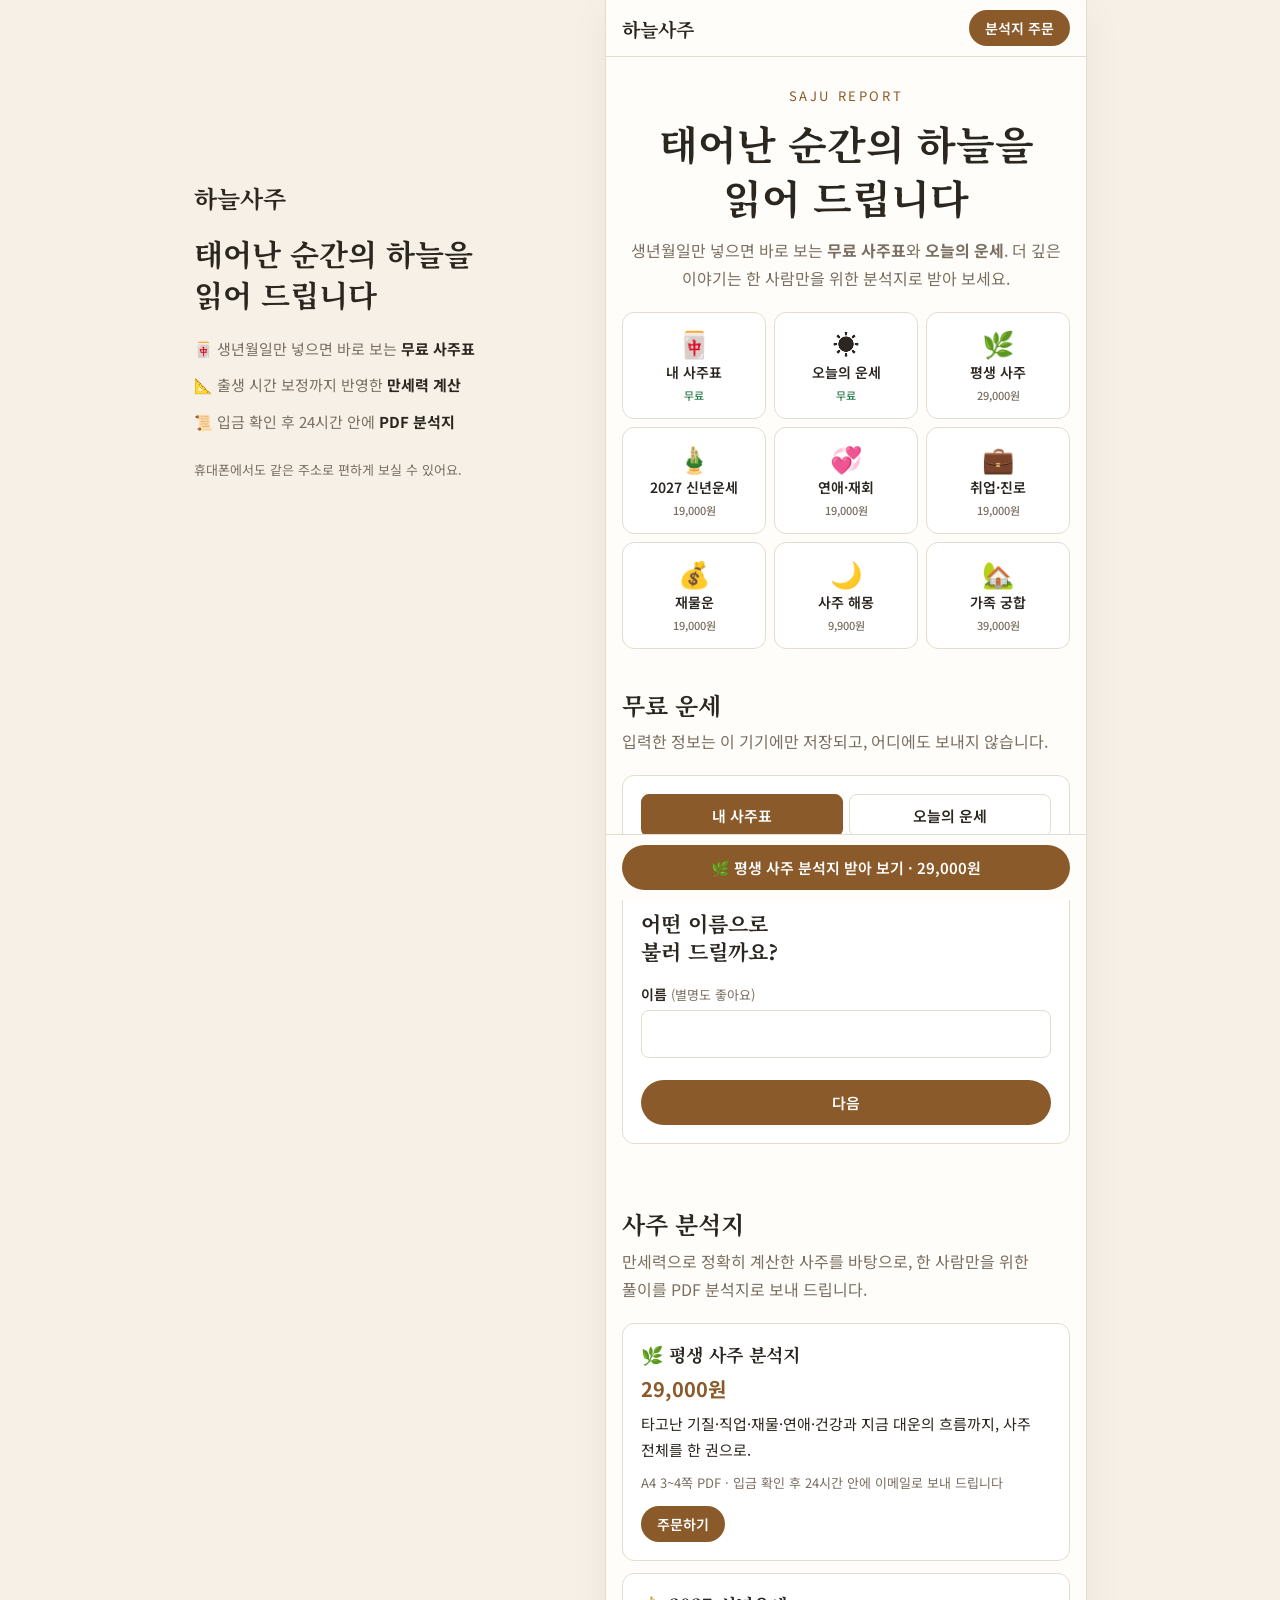
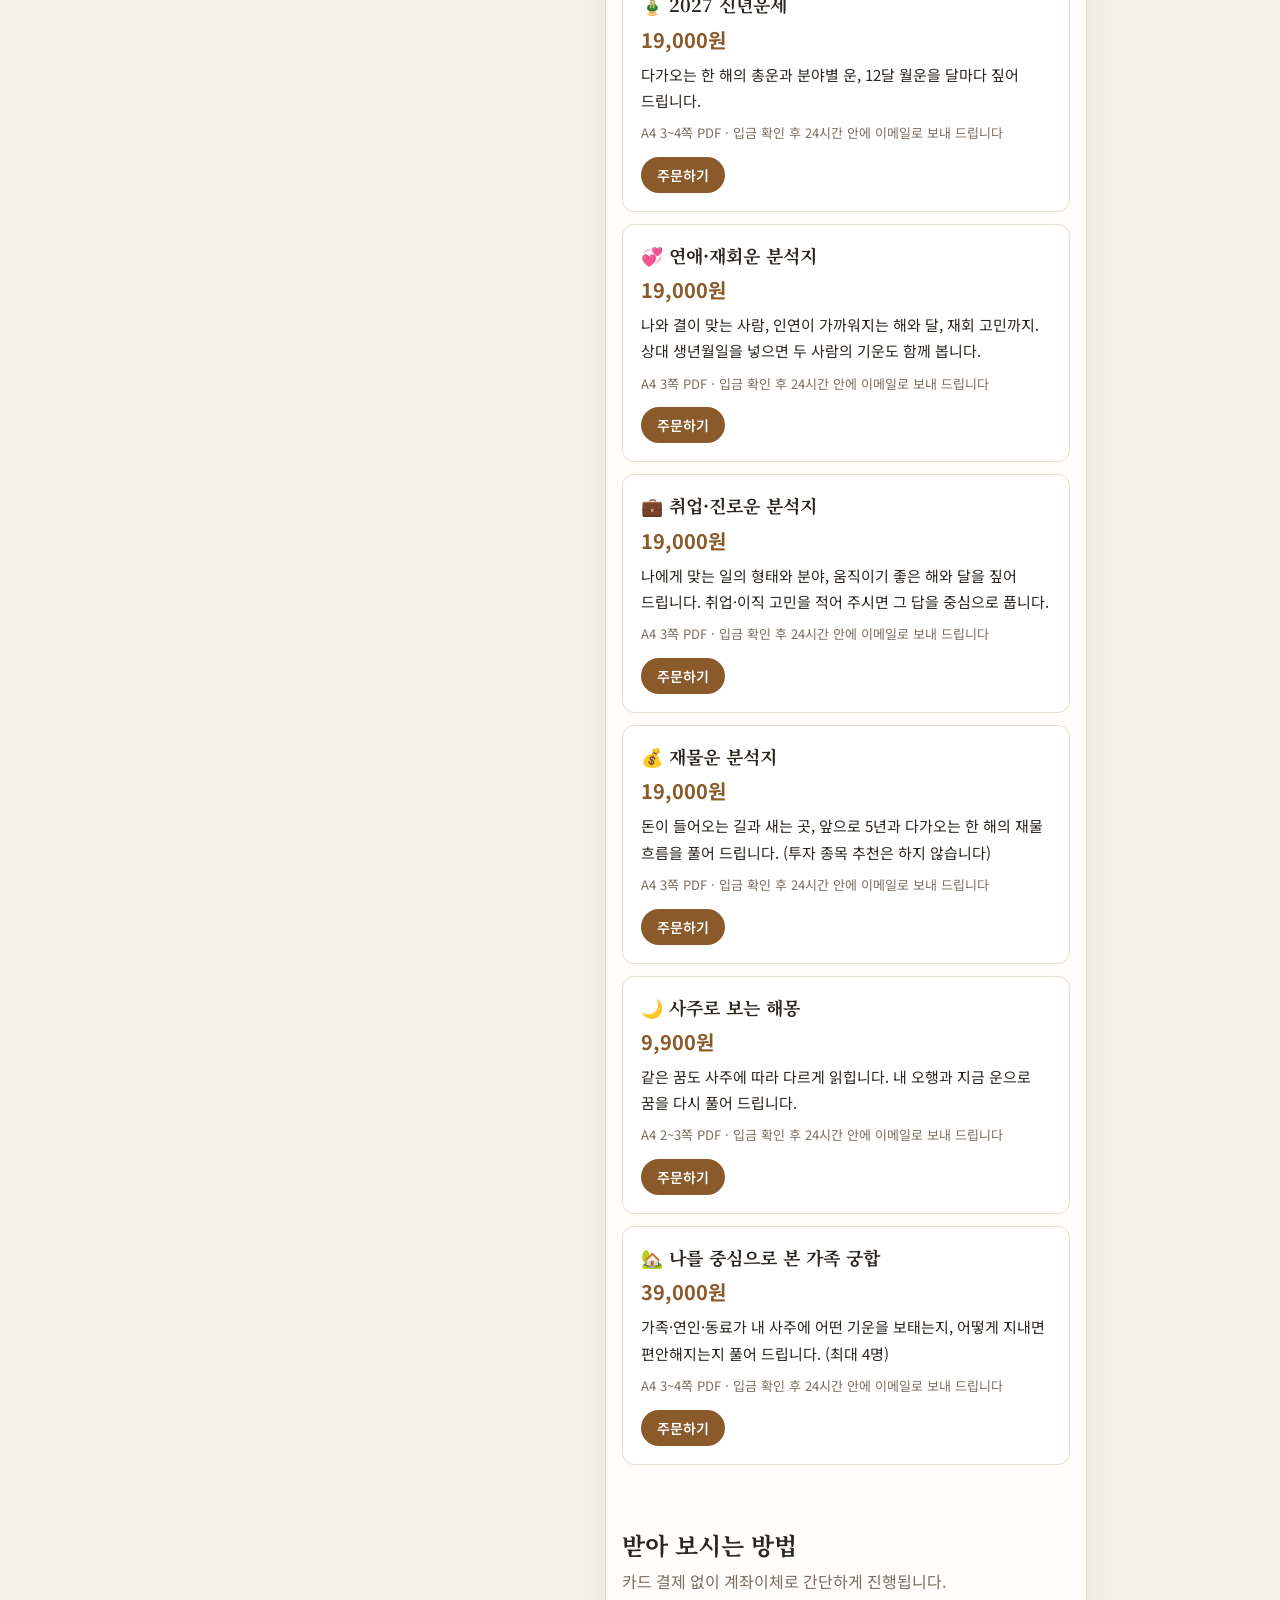
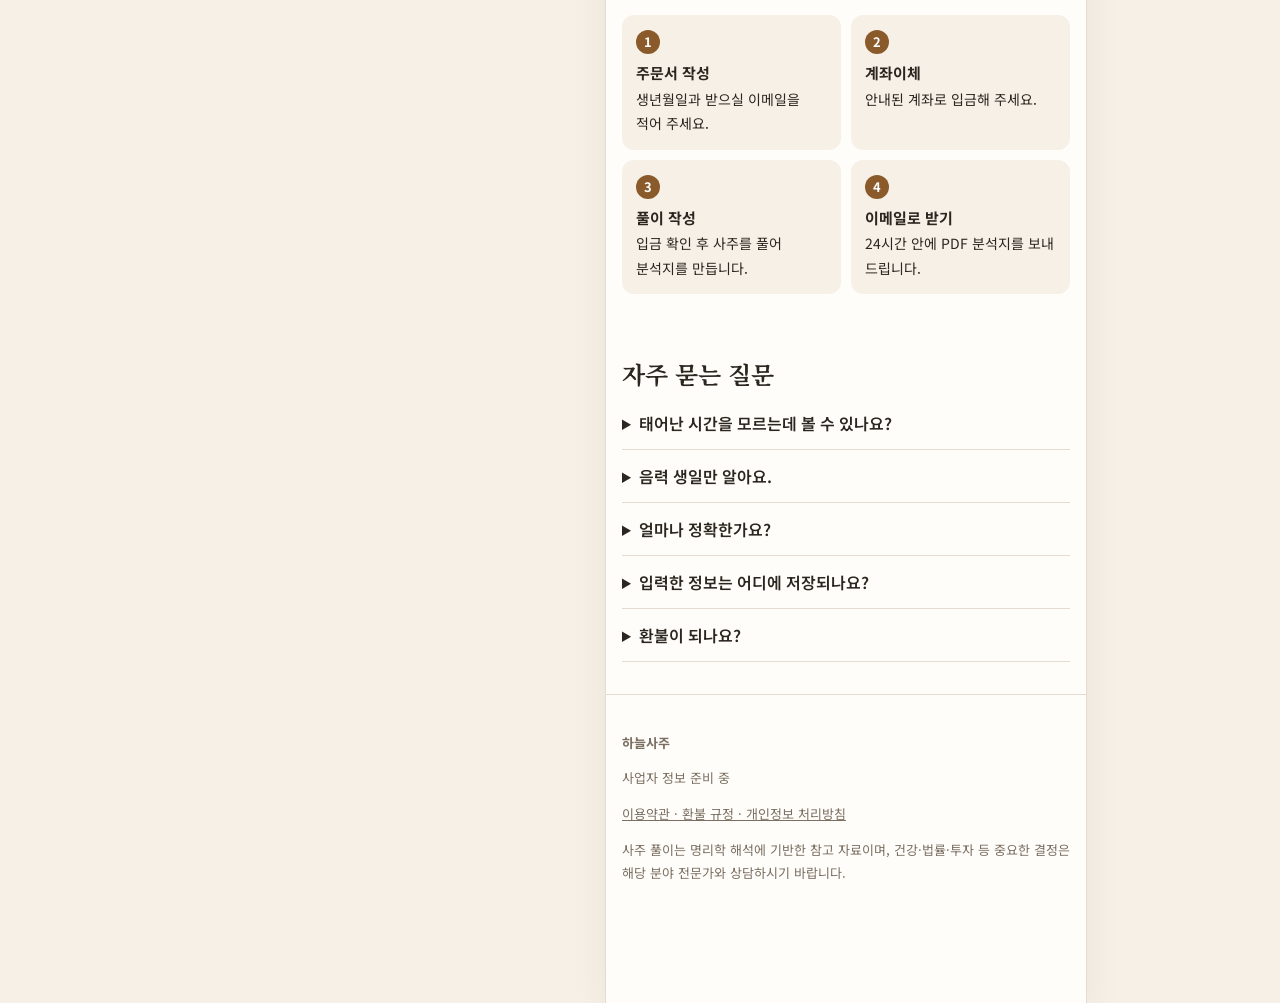
<file: index.html>
<!doctype html>
<html lang="ko">
<head>
<meta charset="utf-8">
<meta name="viewport" content="width=device-width, initial-scale=1">
<!-- site_build: 최신 확인 -->
<meta name="build" content="ff8f62490d3b">
<script>/* 예전 화면 방지 (site_build.py 가 관리 · 손으로 고치지 마세요): 서버의 최신 빌드와 다르면 한 번 새로 불러온다 */
(function () {
  var mine = document.querySelector('meta[name="build"]').content;
  fetch("version.json?t=" + Date.now(), { cache: "no-store" }).then(function (r) { return r.json(); }).then(function (v) {
    if (!v.build || v.build === mine) return;
    var u = new URL(location.href);
    if (u.searchParams.get("_b") === v.build) return;  // 새로 불렀는데도 다르면 반복하지 않는다
    u.searchParams.set("_b", v.build);
    location.replace(u.toString());
  }).catch(function () {});
})();
</script>
<title>{brand} · 사주 분석지</title>
<meta name="description" content="생년월일만 넣으면 바로 보는 무료 사주표와 오늘의 운세, 그리고 정성껏 풀어 드리는 사주 분석지.">
<link rel="preconnect" href="https://fonts.googleapis.com">
<link rel="preconnect" href="https://fonts.gstatic.com" crossorigin>
<link href="https://fonts.googleapis.com/css2?family=Noto+Sans+KR:wght@400;500;700&family=Noto+Serif+KR:wght@500;700&display=swap" rel="stylesheet">
<link rel="stylesheet" href="css/style.css?v=b974501cd2">
<script src="js/config.js?v=64188c9928"></script>
<script src="vendor/lunar.js?v=9750324bfe"></script>
<script src="js/saju-lite.js?v=3cc2ab0cae"></script>
<script src="js/site.js?v=39029ff7ec"></script>
<script src="js/free.js?v=f0748419d6"></script>
</head>
<body>
<div class="layout">
<aside id="side" class="side"></aside>
<div class="app">
<header class="top"><div class="wrap">
  <a class="logo" href="index.html" data-brand></a>
  <a class="btn small" href="#products-section">분석지 주문</a>
</div></header>

<main>
  <div class="hero wrap" style="padding:28px 16px 20px">
    <div class="kicker">SAJU REPORT</div>
    <h1 data-tagline></h1>
    <p style="margin-bottom:0">생년월일만 넣으면 바로 보는 <b>무료 사주표</b>와 <b>오늘의 운세</b>. 더 깊은 이야기는 한 사람만을 위한 분석지로 받아 보세요.</p>
  </div>

  <section style="padding-top:0"><div class="wrap">
    <nav class="menu" id="menu" aria-label="메뉴"></nav>
  </div></section>

  <section id="free" style="padding-top:8px"><div class="wrap">
    <h2>무료 운세</h2>
    <p class="sub">입력한 정보는 이 기기에만 저장되고, 어디에도 보내지 않습니다.</p>
    <div class="card">
      <div class="tabs" role="tablist">
        <button type="button" role="tab" data-tab="chart" aria-selected="true">내 사주표</button>
        <button type="button" role="tab" data-tab="today" aria-selected="false">오늘의 운세</button>
      </div>

      <div id="f-profile" class="profile" hidden>
        <span id="f-who"></span>
        <button type="button" class="btn ghost" id="f-edit">바꾸기</button>
        <button type="button" class="btn ghost" id="f-clear" aria-label="이 기기에서 내 정보 지우기">지우기</button>
      </div>

      <form id="f-form" novalidate>
        <div class="wiz-top">
          <button type="button" class="back" id="w-back" aria-label="이전 질문" hidden>‹</button>
          <span>STEP <b id="w-no">1</b> / 4</span>
        </div>
        <div class="progress"><span id="w-bar"></span></div>

        <div class="wiz-step" data-step="1">
          <h3>어떤 이름으로<br>불러 드릴까요?</h3>
          <label for="f-name">이름 <span class="hint">(별명도 좋아요)</span></label>
          <input type="text" id="f-name" maxlength="20" autocomplete="name">
        </div>
        <div class="wiz-step" data-step="2" hidden>
          <h3>성별을 알려 주세요</h3>
          <div class="seg big">
            <label><input type="radio" name="f-gender" value="여"><span>여성</span></label>
            <label><input type="radio" name="f-gender" value="남"><span>남성</span></label>
          </div>
        </div>
        <div class="wiz-step" data-step="3" hidden>
          <h3>태어난 날은<br>언제인가요?</h3>
          <div class="seg" style="margin-bottom:12px">
            <label><input type="radio" name="f-cal" value="양력" checked><span>양력</span></label>
            <label><input type="radio" name="f-cal" value="음력"><span>음력</span></label>
            <label><input type="radio" name="f-cal" value="윤달"><span>음력 윤달</span></label>
          </div>
          <div class="row three date3" data-date="f"><select id="f-y" aria-label="년"></select><select id="f-m" aria-label="월"></select><select id="f-d" aria-label="일"></select></div>
        </div>
        <div class="wiz-step" data-step="4" hidden>
          <h3>태어난 시간을<br>알고 계신가요?</h3>
          <label for="f-time">태어난 시간</label>
          <input type="time" id="f-time">
          <label class="check" style="margin-top:10px"><input type="checkbox" id="f-unknown"> 태어난 시간을 몰라요</label>
          <p class="hint" style="margin:6px 0 0">시간을 모르면 년·월·일 세 기둥으로 봅니다.</p>
          <label for="f-place" style="margin-top:14px">태어난 곳 <span class="hint">(선택)</span></label>
          <select id="f-place"></select>
          <p class="hint" style="margin:6px 0 0">고르시면 그 지역의 해 뜨는 시각에 맞춰 출생 시간을 보정해, 시 경계 근처에 태어난 분은 더 정확해집니다.</p>
        </div>

        <div id="f-error" class="error" role="alert"></div>
        <button class="btn" id="w-next" type="submit" style="width:100%;margin-top:16px">다음</button>
      </form>
      <div id="f-result" class="result" aria-live="polite"></div>
    </div>
  </div></section>

  <section id="products-section"><div class="wrap">
    <h2>사주 분석지</h2>
    <p class="sub">만세력으로 정확히 계산한 사주를 바탕으로, 한 사람만을 위한 풀이를 PDF 분석지로 보내 드립니다.</p>
    <div class="grid two" id="products"></div>
  </div></section>

  <section><div class="wrap">
    <h2>받아 보시는 방법</h2>
    <p class="sub">카드 결제 없이 계좌이체로 간단하게 진행됩니다.</p>
    <ol class="steps">
      <li><b>주문서 작성</b>생년월일과 받으실 이메일을 적어 주세요.</li>
      <li><b>계좌이체</b>안내된 계좌로 입금해 주세요.</li>
      <li><b>풀이 작성</b>입금 확인 후 사주를 풀어 분석지를 만듭니다.</li>
      <li><b>이메일로 받기</b>24시간 안에 PDF 분석지를 보내 드립니다.</li>
    </ol>
  </div></section>

  <section><div class="wrap">
    <h2>자주 묻는 질문</h2>
    <details><summary>태어난 시간을 모르는데 볼 수 있나요?</summary>
      <p>네. 시간을 모르면 시주(태어난 시)를 빼고 년·월·일 세 기둥으로 풀어 드립니다. 자녀운·말년운처럼 시주에 기대는 부분은 조심스럽게 다룹니다.</p></details>
    <details><summary>음력 생일만 알아요.</summary>
      <p>음력으로 입력하시면 양력으로 바꿔 계산합니다. 윤달에 태어나셨다면 '음력 윤달'을 골라 주세요.</p></details>
    <details><summary>얼마나 정확한가요?</summary>
      <p>서머타임과 경도 보정까지 반영한 만세력으로 계산합니다. 태어난 곳을 고르시면 그 지역 경도로 보정해, 시가 바뀌는 경계 근처에 태어난 분은 더 정확해집니다. 풀이는 명리학 해석에 따른 참고 자료이며, 미래를 단정하지 않습니다.</p></details>
    <details><summary>입력한 정보는 어디에 저장되나요?</summary>
      <p>무료 메뉴에 넣은 이름·성별·생년월일은 지금 쓰시는 기기의 브라우저에만 저장되어, 다음에 오시거나 주문하실 때 다시 입력하지 않아도 됩니다. '지우기'를 누르면 바로 지워집니다.</p></details>
    <details><summary>환불이 되나요?</summary>
      <p>풀이 작성 전에는 전액 환불해 드립니다. 분석지를 보내 드린 뒤에는 디지털 콘텐츠 특성상 환불이 어렵습니다. 자세한 내용은 <a href="policy.html">환불 규정</a>을 확인해 주세요.</p></details>
  </div></section>
</main>

<footer id="footer"></footer>
<div class="bottombar"><a class="btn" id="bottom-cta" href="order.html"></a></div>
</div>
</div>
</body>
</html>
</file>
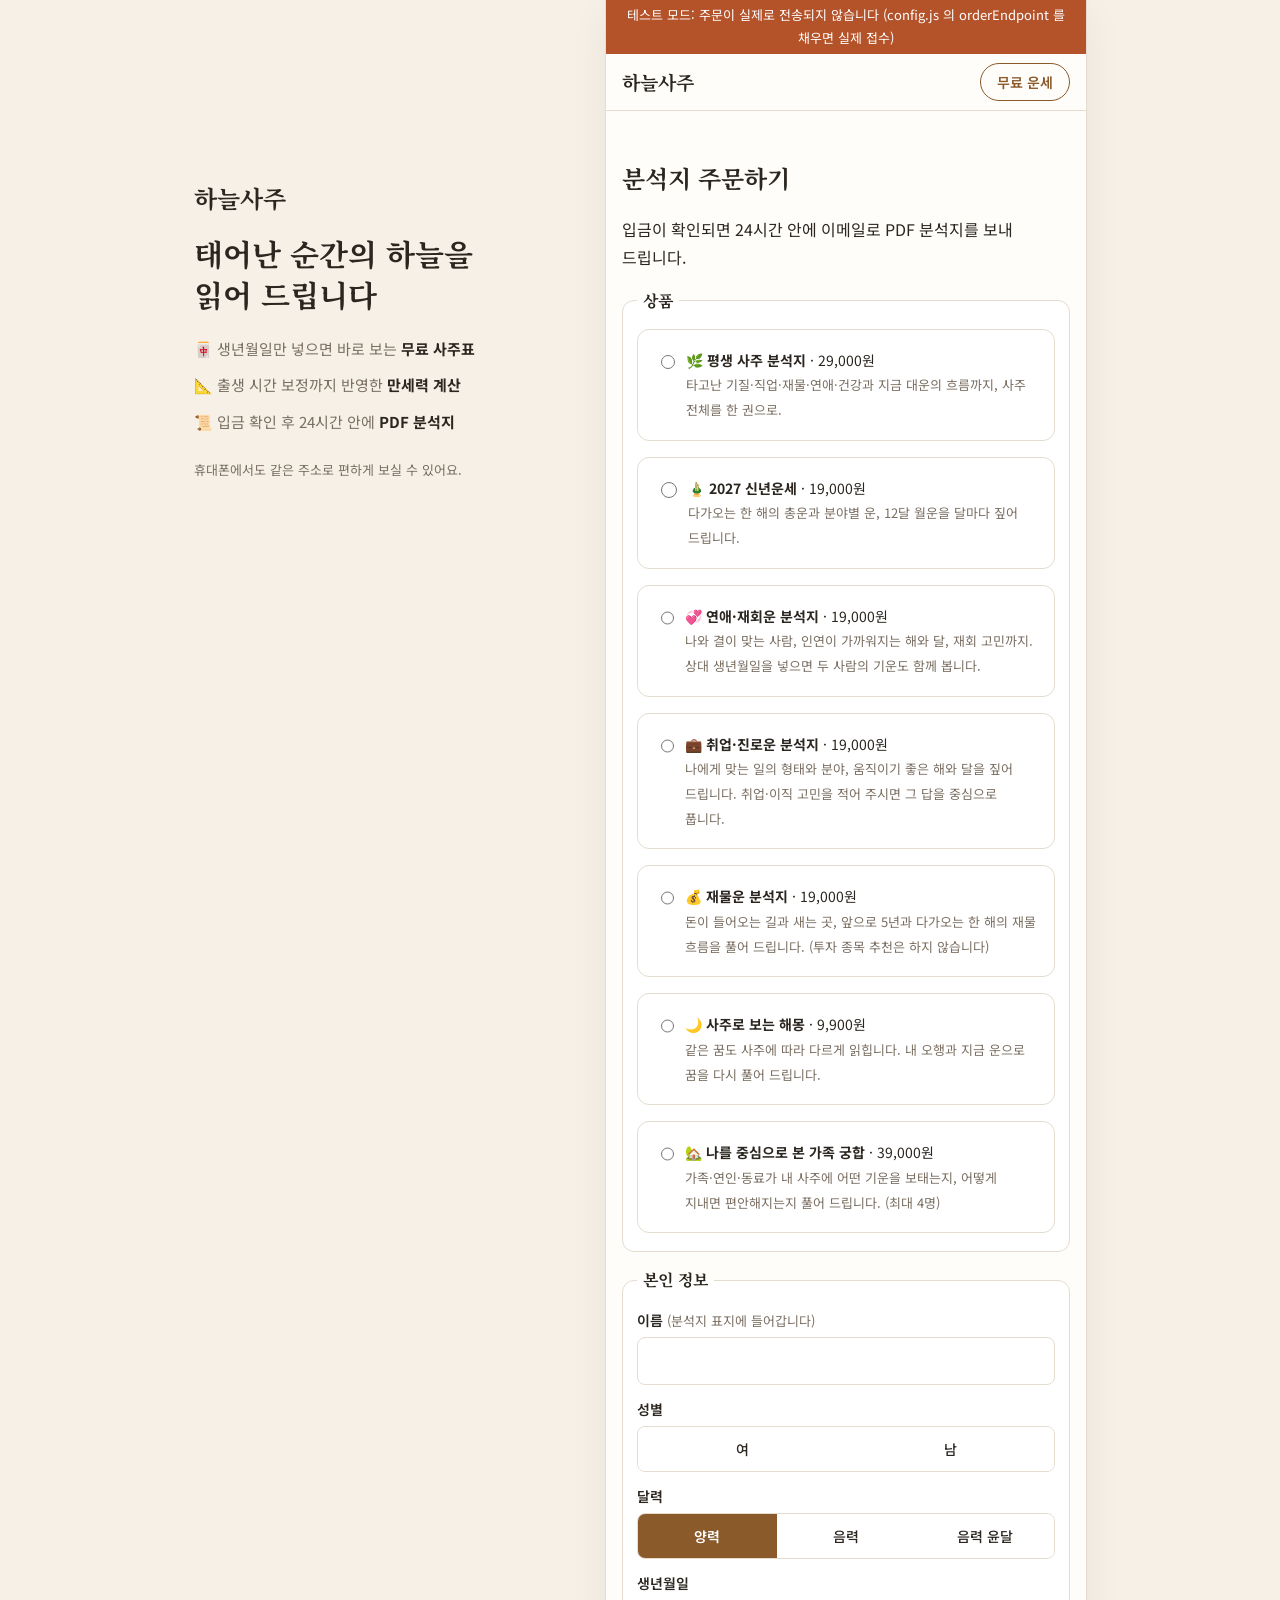
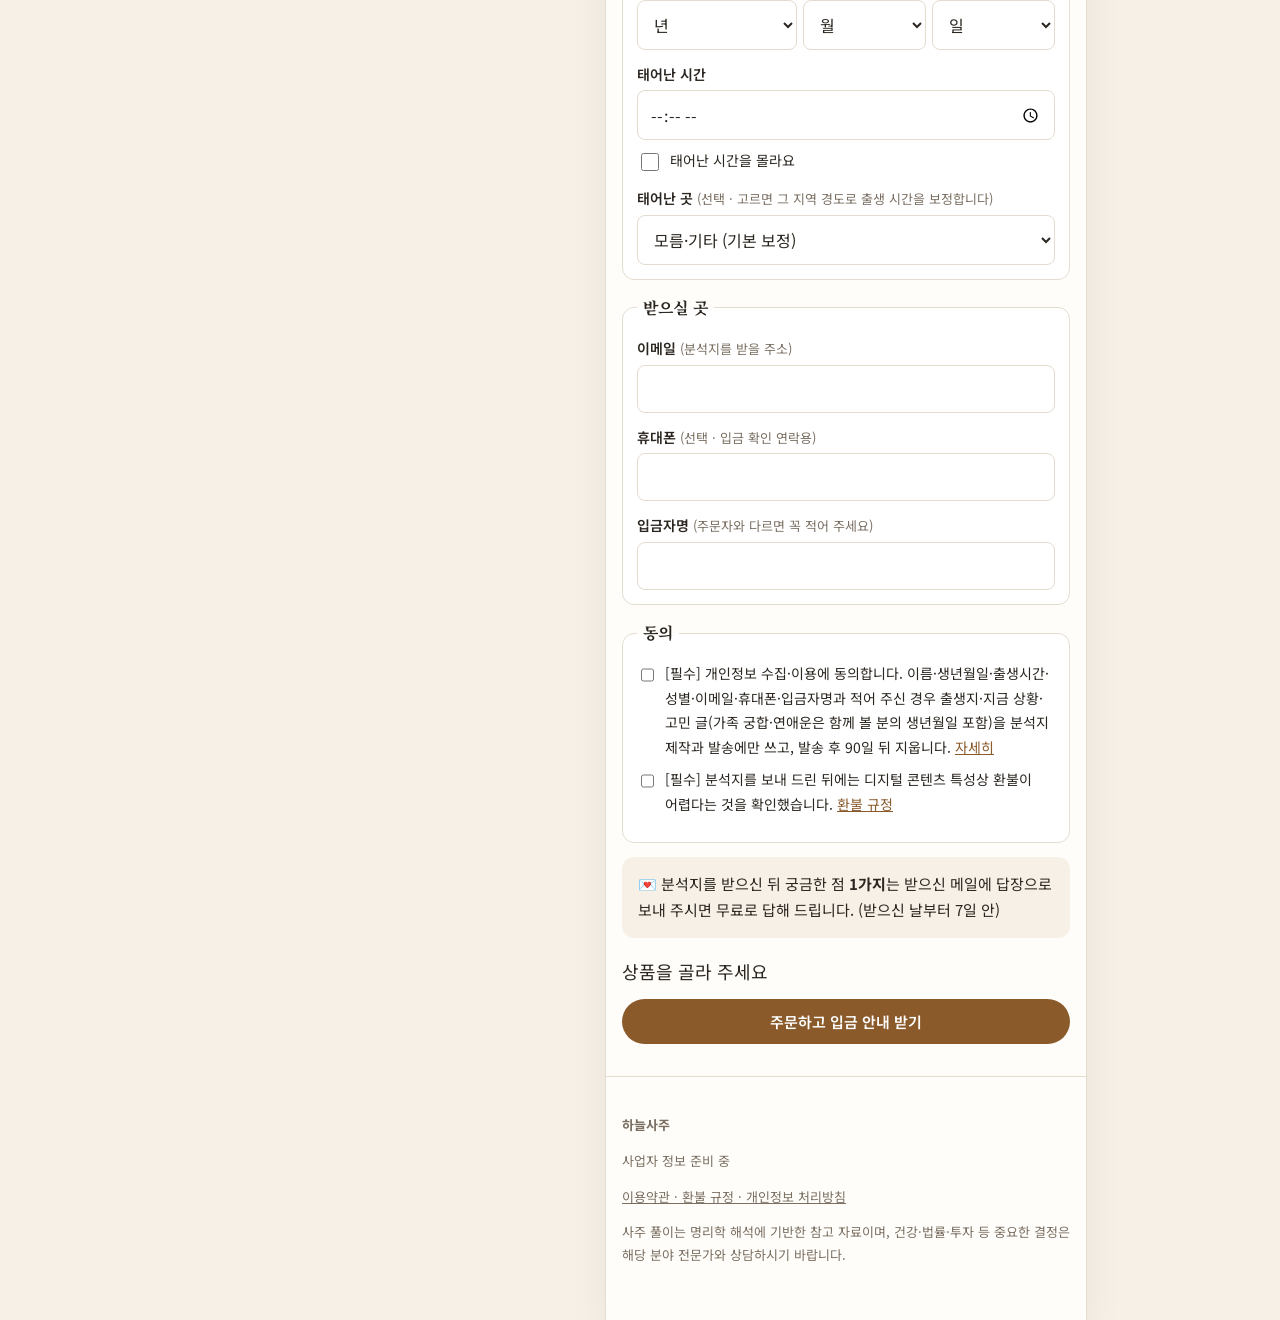
<file: order.html>
<!doctype html>
<html lang="ko">
<head>
<meta charset="utf-8">
<meta name="viewport" content="width=device-width, initial-scale=1">
<!-- site_build: 최신 확인 -->
<meta name="build" content="ff8f62490d3b">
<script>/* 예전 화면 방지 (site_build.py 가 관리 · 손으로 고치지 마세요): 서버의 최신 빌드와 다르면 한 번 새로 불러온다 */
(function () {
  var mine = document.querySelector('meta[name="build"]').content;
  fetch("version.json?t=" + Date.now(), { cache: "no-store" }).then(function (r) { return r.json(); }).then(function (v) {
    if (!v.build || v.build === mine) return;
    var u = new URL(location.href);
    if (u.searchParams.get("_b") === v.build) return;  // 새로 불렀는데도 다르면 반복하지 않는다
    u.searchParams.set("_b", v.build);
    location.replace(u.toString());
  }).catch(function () {});
})();
</script>
<title>주문하기 · {brand}</title>
<link rel="preconnect" href="https://fonts.googleapis.com">
<link rel="preconnect" href="https://fonts.gstatic.com" crossorigin>
<link href="https://fonts.googleapis.com/css2?family=Noto+Sans+KR:wght@400;500;700&family=Noto+Serif+KR:wght@500;700&display=swap" rel="stylesheet">
<link rel="stylesheet" href="css/style.css?v=b974501cd2">
<script src="js/config.js?v=64188c9928"></script>
<script src="vendor/lunar.js?v=9750324bfe"></script>
<script src="js/saju-lite.js?v=3cc2ab0cae"></script>
<script src="js/site.js?v=39029ff7ec"></script>
<script src="js/order.js?v=8656a1afbb"></script>
</head>
<body>
<div class="layout">
<aside id="side" class="side"></aside>
<div class="app">
<div id="testbanner" class="testbanner" hidden>테스트 모드: 주문이 실제로 전송되지 않습니다 (config.js 의 orderEndpoint 를 채우면 실제 접수)</div>
<header class="top"><div class="wrap">
  <a class="logo" href="index.html" data-brand></a>
  <a class="btn small ghost" href="index.html#free">무료 운세</a>
</div></header>

<main><section><div class="wrap">
  <div id="order-view">
    <h2>분석지 주문하기</h2>
    <p class="sub">입금이 확인되면 24시간 안에 이메일로 PDF 분석지를 보내 드립니다.</p>

    <form id="o-form" novalidate>
      <fieldset><legend>상품</legend>
        <div class="grid" id="o-products"></div>
      </fieldset>

      <fieldset><legend>본인 정보</legend>
        <div class="row two" style="margin-bottom:12px">
          <div><label for="o-name">이름 <span class="hint">(분석지 표지에 들어갑니다)</span></label><input type="text" id="o-name" maxlength="20" autocomplete="name"></div>
          <div><label>성별</label><div class="seg">
            <label><input type="radio" name="o-gender" value="여"><span>여</span></label>
            <label><input type="radio" name="o-gender" value="남"><span>남</span></label></div></div>
        </div>
        <div style="margin-bottom:12px"><label>달력</label><div class="seg">
          <label><input type="radio" name="o-cal" value="양력" checked><span>양력</span></label>
          <label><input type="radio" name="o-cal" value="음력"><span>음력</span></label>
          <label><input type="radio" name="o-cal" value="윤달"><span>음력 윤달</span></label></div></div>
        <div class="row two" style="margin-bottom:8px">
          <div><label for="o-y">생년월일</label><div class="row three date3" data-date="o"><select id="o-y" aria-label="년"></select><select id="o-m" aria-label="월"></select><select id="o-d" aria-label="일"></select></div></div>
          <div><label for="o-time">태어난 시간</label><input type="time" id="o-time"></div>
        </div>
        <label class="check"><input type="checkbox" id="o-unknown"> 태어난 시간을 몰라요</label>
        <div style="margin-top:12px"><label for="o-place">태어난 곳 <span class="hint">(선택 · 고르면 그 지역 경도로 출생 시간을 보정합니다)</span></label><select id="o-place"></select></div>
      </fieldset>

      <fieldset id="o-dream-box" hidden><legend>꿈 이야기</legend>
        <label for="o-dream">어떤 꿈이었나요? <span class="hint">(장면, 등장한 것, 느낌을 자유롭게 · 20~1,000자)</span></label>
        <textarea id="o-dream" maxlength="1000" placeholder="예) 큰 구렁이가 집 안으로 들어와 내 발목을 감았는데 이상하게 무섭지 않았다."></textarea>
        <div style="margin-top:12px"><label for="o-dream-date">꿈 꾼 날</label><input type="date" id="o-dream-date"></div>
      </fieldset>

      <fieldset id="o-concern-box" hidden><legend>고민 <span class="hint">(선택)</span></legend>
        <div id="o-situation-box" style="margin-bottom:12px"><label>지금 상황 <span class="hint">(하나만 골라 주세요 · 그 상황에 맞춰 답을 먼저 드립니다)</span></label>
          <div id="o-situation"></div></div>
        <label for="o-concern">지금 가장 궁금한 것을 적어 주세요 <span class="hint">(500자까지 · 적어 주시면 그 답을 중심으로 풉니다)</span></label>
        <textarea id="o-concern" maxlength="500"></textarea>
      </fieldset>

      <fieldset id="o-family-box" hidden><legend id="o-family-legend">함께 볼 사람 <span class="hint">(최대 4명)</span></legend>
        <div id="o-family" class="grid"></div>
        <button type="button" class="btn ghost small" id="o-add" style="margin-top:10px">+ 사람 추가</button>
      </fieldset>

      <fieldset><legend>받으실 곳</legend>
        <div class="row two">
          <div><label for="o-email">이메일 <span class="hint">(분석지를 받을 주소)</span></label><input type="email" id="o-email" autocomplete="email" inputmode="email"></div>
          <div><label for="o-phone">휴대폰 <span class="hint">(선택 · 입금 확인 연락용)</span></label><input type="tel" id="o-phone" autocomplete="tel" inputmode="tel" maxlength="13"></div>
        </div>
        <div style="margin-top:12px"><label for="o-depositor">입금자명 <span class="hint">(주문자와 다르면 꼭 적어 주세요)</span></label><input type="text" id="o-depositor" maxlength="20"></div>
        <input type="text" id="o-website" class="hp" tabindex="-1" autocomplete="off" aria-hidden="true">
      </fieldset>

      <fieldset><legend>동의</legend>
        <label class="check"><input type="checkbox" id="o-agree-privacy"> <span>[필수] 개인정보 수집·이용에 동의합니다. 이름·생년월일·출생시간·성별·이메일·휴대폰·입금자명과 적어 주신 경우 출생지·지금 상황·고민 글(가족 궁합·연애운은 함께 볼 분의 생년월일 포함)을 분석지 제작과 발송에만 쓰고, 발송 후 90일 뒤 지웁니다. <a href="policy.html#privacy" target="_blank">자세히</a></span></label>
        <label class="check" style="margin-top:8px"><input type="checkbox" id="o-agree-refund"> <span>[필수] 분석지를 보내 드린 뒤에는 디지털 콘텐츠 특성상 환불이 어렵다는 것을 확인했습니다. <a href="policy.html#refund" target="_blank">환불 규정</a></span></label>
        <label class="check" style="margin-top:8px"><input type="checkbox" id="o-agree-family" hidden> <span id="o-agree-family-text" hidden>[필수] 함께 볼 분에게 생년월일 정보를 쓰는 것에 대해 알리고 동의를 받았습니다.</span></label>
      </fieldset>

      <div class="notice" id="o-followup" hidden></div>
      <div class="total"><span id="o-sel">상품을 골라 주세요</span><b id="o-price"></b></div>
      <div id="o-error" class="error" role="alert"></div>
      <button class="btn" id="o-submit" type="submit" style="width:100%">주문하고 입금 안내 받기</button>
    </form>
  </div>

  <div id="done-view" hidden></div>
</div></section></main>

<footer id="footer"></footer>
</div>
</div>
</body>
</html>
</file>
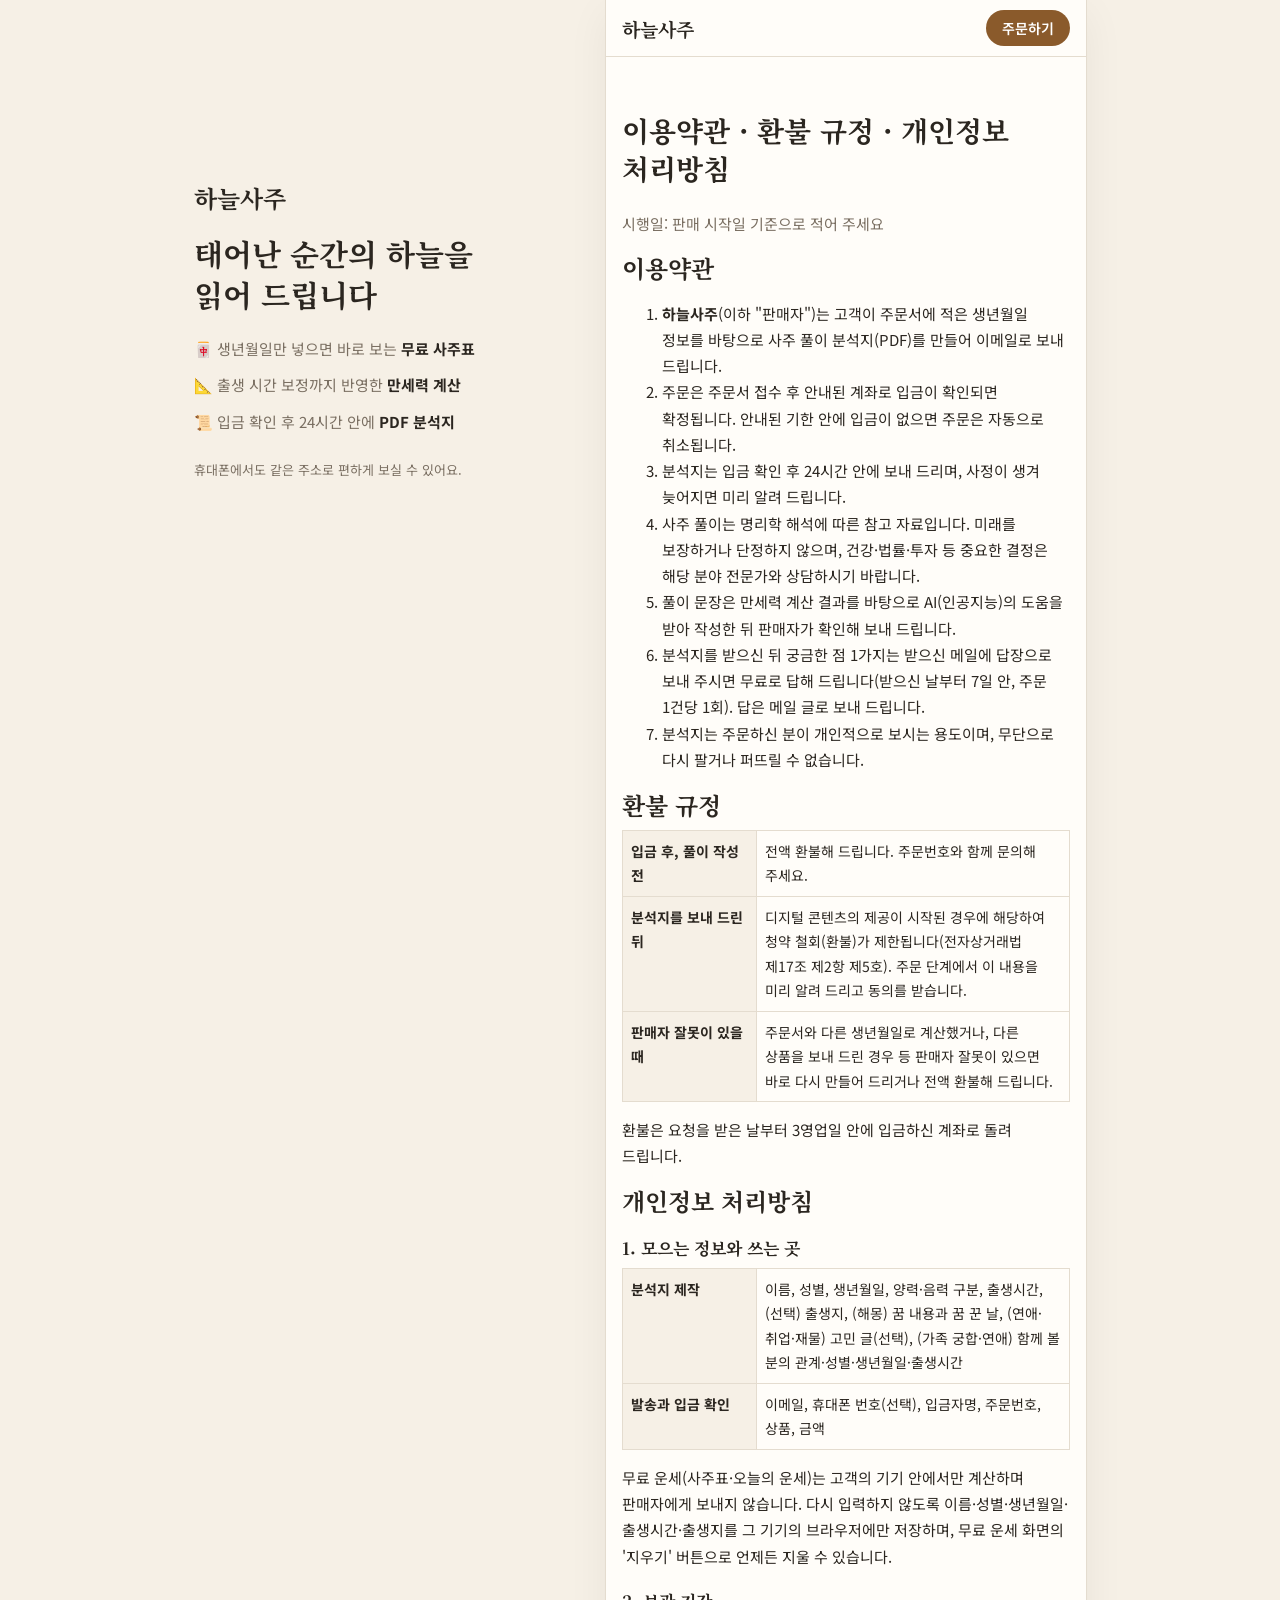
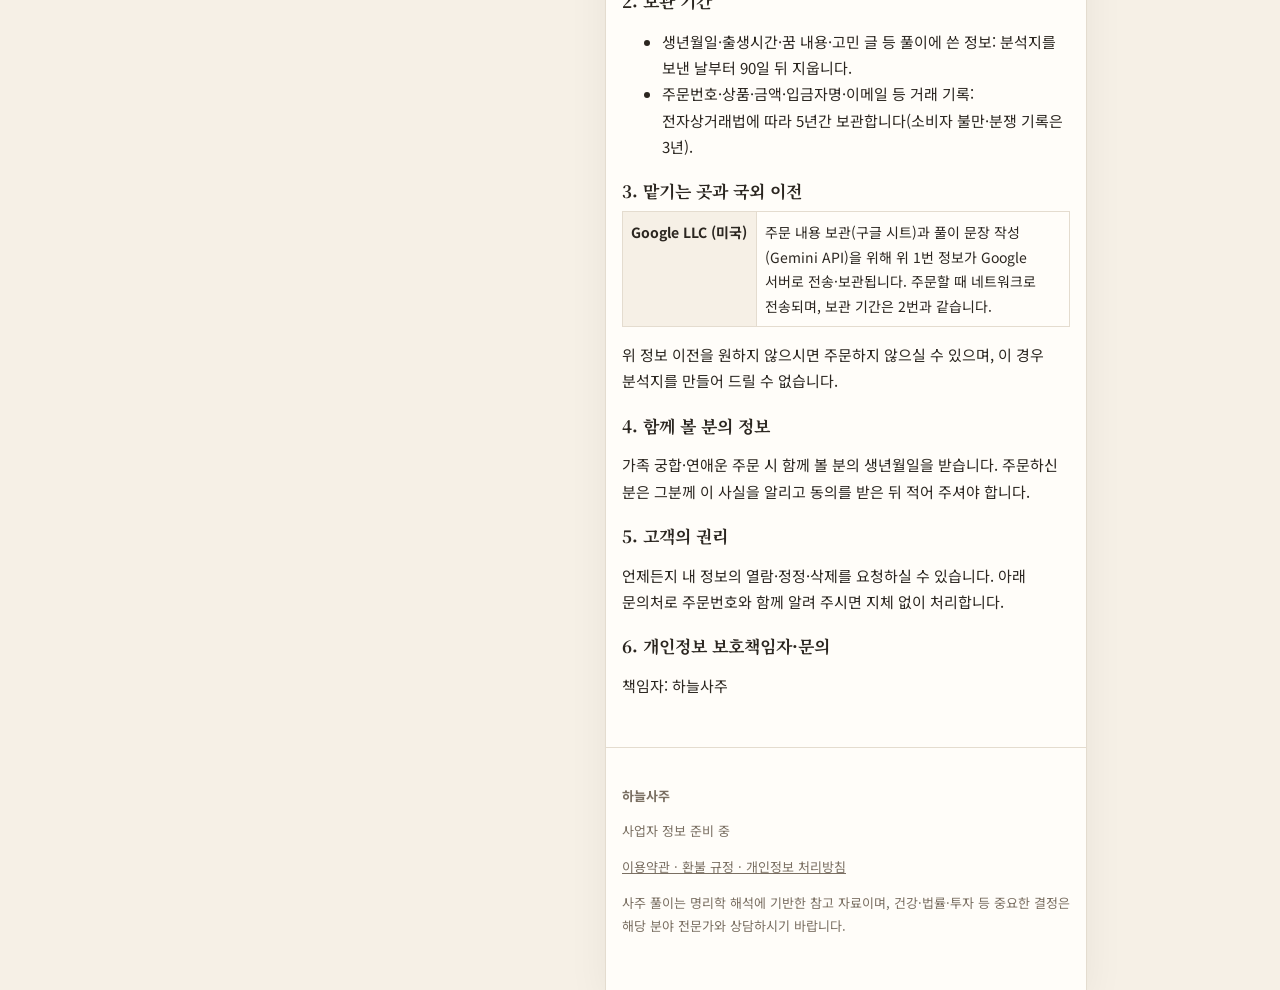
<file: policy.html>
<!doctype html>
<html lang="ko">
<head>
<meta charset="utf-8">
<meta name="viewport" content="width=device-width, initial-scale=1">
<!-- site_build: 최신 확인 -->
<meta name="build" content="ff8f62490d3b">
<script>/* 예전 화면 방지 (site_build.py 가 관리 · 손으로 고치지 마세요): 서버의 최신 빌드와 다르면 한 번 새로 불러온다 */
(function () {
  var mine = document.querySelector('meta[name="build"]').content;
  fetch("version.json?t=" + Date.now(), { cache: "no-store" }).then(function (r) { return r.json(); }).then(function (v) {
    if (!v.build || v.build === mine) return;
    var u = new URL(location.href);
    if (u.searchParams.get("_b") === v.build) return;  // 새로 불렀는데도 다르면 반복하지 않는다
    u.searchParams.set("_b", v.build);
    location.replace(u.toString());
  }).catch(function () {});
})();
</script>
<title>이용약관 · 환불 규정 · 개인정보 처리방침 · {brand}</title>
<link rel="preconnect" href="https://fonts.googleapis.com">
<link rel="preconnect" href="https://fonts.gstatic.com" crossorigin>
<link href="https://fonts.googleapis.com/css2?family=Noto+Sans+KR:wght@400;500;700&family=Noto+Serif+KR:wght@500;700&display=swap" rel="stylesheet">
<link rel="stylesheet" href="css/style.css?v=b974501cd2">
<style>
  .doc h2 { font-size: 22px; margin: 36px 0 10px; } .doc h3 { font-size: 17px; margin: 20px 0 6px; }
  .doc p, .doc li { font-size: 15px; } .doc table { width: 100%; border-collapse: collapse; font-size: 14px; margin: 8px 0; }
  .doc th, .doc td { border: 1px solid var(--line); padding: 8px; text-align: left; vertical-align: top; } .doc th { background: var(--soft); width: 30%; }
</style>
<script src="js/config.js?v=64188c9928"></script>
<script src="js/site.js?v=39029ff7ec"></script>
</head>
<body>
<div class="layout">
<aside id="side" class="side"></aside>
<div class="app">
<header class="top"><div class="wrap">
  <a class="logo" href="index.html" data-brand></a>
  <a class="btn small" href="order.html">주문하기</a>
</div></header>

<main><section><div class="wrap doc">
  <!-- 판매자 확인용 메모: 이 문서는 초안입니다. 사업자등록 후 사업자 정보를 config.js 에 채우고, 판매 시작 전 전문가 검토를 권합니다. -->
  <h1 style="font-size:28px">이용약관 · 환불 규정 · 개인정보 처리방침</h1>
  <p class="hint">시행일: 판매 시작일 기준으로 적어 주세요</p>

  <h2 id="terms">이용약관</h2>
  <ol>
    <li><b><span data-brand></span></b>(이하 "판매자")는 고객이 주문서에 적은 생년월일 정보를 바탕으로 사주 풀이 분석지(PDF)를 만들어 이메일로 보내 드립니다.</li>
    <li>주문은 주문서 접수 후 안내된 계좌로 입금이 확인되면 확정됩니다. 안내된 기한 안에 입금이 없으면 주문은 자동으로 취소됩니다.</li>
    <li>분석지는 입금 확인 후 24시간 안에 보내 드리며, 사정이 생겨 늦어지면 미리 알려 드립니다.</li>
    <li>사주 풀이는 명리학 해석에 따른 참고 자료입니다. 미래를 보장하거나 단정하지 않으며, 건강·법률·투자 등 중요한 결정은 해당 분야 전문가와 상담하시기 바랍니다.</li>
    <li>풀이 문장은 만세력 계산 결과를 바탕으로 AI(인공지능)의 도움을 받아 작성한 뒤 판매자가 확인해 보내 드립니다.</li>
    <li>분석지를 받으신 뒤 궁금한 점 1가지는 받으신 메일에 답장으로 보내 주시면 무료로 답해 드립니다(받으신 날부터 7일 안, 주문 1건당 1회). 답은 메일 글로 보내 드립니다.</li>
    <li>분석지는 주문하신 분이 개인적으로 보시는 용도이며, 무단으로 다시 팔거나 퍼뜨릴 수 없습니다.</li>
  </ol>

  <h2 id="refund">환불 규정</h2>
  <table>
    <tr><th>입금 후, 풀이 작성 전</th><td>전액 환불해 드립니다. 주문번호와 함께 문의해 주세요.</td></tr>
    <tr><th>분석지를 보내 드린 뒤</th><td>디지털 콘텐츠의 제공이 시작된 경우에 해당하여 청약 철회(환불)가 제한됩니다(전자상거래법 제17조 제2항 제5호). 주문 단계에서 이 내용을 미리 알려 드리고 동의를 받습니다.</td></tr>
    <tr><th>판매자 잘못이 있을 때</th><td>주문서와 다른 생년월일로 계산했거나, 다른 상품을 보내 드린 경우 등 판매자 잘못이 있으면 바로 다시 만들어 드리거나 전액 환불해 드립니다.</td></tr>
  </table>
  <p>환불은 요청을 받은 날부터 3영업일 안에 입금하신 계좌로 돌려 드립니다.</p>

  <h2 id="privacy">개인정보 처리방침</h2>
  <h3>1. 모으는 정보와 쓰는 곳</h3>
  <table>
    <tr><th>분석지 제작</th><td>이름, 성별, 생년월일, 양력·음력 구분, 출생시간, (선택) 출생지, (해몽) 꿈 내용과 꿈 꾼 날, (연애·취업·재물) 고민 글(선택), (가족 궁합·연애) 함께 볼 분의 관계·성별·생년월일·출생시간</td></tr>
    <tr><th>발송과 입금 확인</th><td>이메일, 휴대폰 번호(선택), 입금자명, 주문번호, 상품, 금액</td></tr>
  </table>
  <p>무료 운세(사주표·오늘의 운세)는 고객의 기기 안에서만 계산하며 판매자에게 보내지 않습니다. 다시 입력하지 않도록 이름·성별·생년월일·출생시간·출생지를 그 기기의 브라우저에만 저장하며, 무료 운세 화면의 '지우기' 버튼으로 언제든 지울 수 있습니다.</p>

  <h3>2. 보관 기간</h3>
  <ul>
    <li>생년월일·출생시간·꿈 내용·고민 글 등 풀이에 쓴 정보: 분석지를 보낸 날부터 90일 뒤 지웁니다.</li>
    <li>주문번호·상품·금액·입금자명·이메일 등 거래 기록: 전자상거래법에 따라 5년간 보관합니다(소비자 불만·분쟁 기록은 3년).</li>
  </ul>

  <h3>3. 맡기는 곳과 국외 이전</h3>
  <table>
    <tr><th>Google LLC (미국)</th><td>주문 내용 보관(구글 시트)과 풀이 문장 작성(Gemini API)을 위해 위 1번 정보가 Google 서버로 전송·보관됩니다. 주문할 때 네트워크로 전송되며, 보관 기간은 2번과 같습니다.</td></tr>
  </table>
  <p>위 정보 이전을 원하지 않으시면 주문하지 않으실 수 있으며, 이 경우 분석지를 만들어 드릴 수 없습니다.</p>

  <h3>4. 함께 볼 분의 정보</h3>
  <p>가족 궁합·연애운 주문 시 함께 볼 분의 생년월일을 받습니다. 주문하신 분은 그분께 이 사실을 알리고 동의를 받은 뒤 적어 주셔야 합니다.</p>

  <h3>5. 고객의 권리</h3>
  <p>언제든지 내 정보의 열람·정정·삭제를 요청하실 수 있습니다. 아래 문의처로 주문번호와 함께 알려 주시면 지체 없이 처리합니다.</p>

  <h3>6. 개인정보 보호책임자·문의</h3>
  <p id="privacy-contact">문의처 준비 중</p>
</div></section></main>

<footer id="footer"></footer>
</div>
</div>
<script>
  document.addEventListener("DOMContentLoaded", () => {
    const s = window.SHOP, who = s.business.owner || s.brand;
    const c = [s.contactEmail && `이메일 ${SITE.esc(s.contactEmail)}`, s.kakaoChannel && "카카오톡 채널"].filter(Boolean).join(" · ");
    document.getElementById("privacy-contact").innerHTML = `책임자: ${SITE.esc(who)}${c ? " · " + c : ""}`;
  });
</script>
</body>
</html>
</file>
<file: css/style.css>
:root {
  --ink: #2b2620; --muted: #7a6f62; --line: #e4dccf; --paper: #fffdf9; --card: #fff; --soft: #f6f0e6;
  --accent: #8a5a2b; --accent-ink: #fff; --good: #2e7d4f; --warn: #b4532a;
  --wood: #2e7d4f; --wood-bg: #e4f1e8; --fire: #c0392b; --fire-bg: #fbe5e1; --earth: #9a7024; --earth-bg: #f6eed8;
  --metal: #5f6672; --metal-bg: #eceff3; --water: #1f3a5f; --water-bg: #e0e8f2;
  --radius: 12px;
}
@media (prefers-color-scheme: dark) {
  :root {
    --ink: #ece6dc; --muted: #a99e90; --line: #3a342c; --paper: #1b1814; --card: #23201b; --soft: #2b2620;
    --accent: #d39a5e; --accent-ink: #1b1814; --good: #6fc08e; --warn: #e88a5c;
    --wood: #7cc79a; --wood-bg: #1f3227; --fire: #ef8a7c; --fire-bg: #3a2220; --earth: #d9b26a; --earth-bg: #3a3020;
    --metal: #b7bec9; --metal-bg: #2c3038; --water: #8fb3e3; --water-bg: #1d2a3d;
  }
}
* { box-sizing: border-box; }
[hidden] { display: none !important; }
html { -webkit-text-size-adjust: 100%; }
body { margin: 0; background: var(--paper); color: var(--ink); font: 16px/1.75 "Noto Sans KR", "Malgun Gothic", sans-serif; word-break: keep-all; }
h1, h2, h3, .serif { font-family: "Noto Serif KR", "Batang", serif; line-height: 1.35; }
a { color: var(--accent); }
.wrap { max-width: 760px; margin: 0 auto; padding: 0 16px; }
header.top { border-bottom: 1px solid var(--line); background: var(--paper); position: sticky; top: 0; z-index: 5; }
header.top .wrap { display: flex; align-items: center; justify-content: space-between; height: 56px; }
.logo { font: 700 19px "Noto Serif KR", serif; color: var(--ink); text-decoration: none; }
.btn { display: inline-flex; align-items: center; justify-content: center; gap: 6px; border: 0; border-radius: 999px; padding: 12px 22px;
       background: var(--accent); color: var(--accent-ink); font: 600 15px "Noto Sans KR", sans-serif; text-decoration: none; cursor: pointer; }
.btn.ghost { background: transparent; color: var(--accent); border: 1.5px solid var(--accent); }
.btn.small { padding: 8px 16px; font-size: 14px; }
.btn[disabled] { opacity: .5; cursor: not-allowed; }
.hero { padding: 48px 0 32px; text-align: center; }
.hero .kicker { color: var(--accent); letter-spacing: .2em; font-size: 13px; }
.hero h1 { font-size: clamp(28px, 7vw, 40px); margin: 8px 0 12px; }
.hero p { color: var(--muted); margin: 0 auto 24px; max-width: 520px; }
.hero .actions { display: flex; gap: 10px; justify-content: center; flex-wrap: wrap; }
section { padding: 32px 0; }
section > .wrap > h2 { font-size: 24px; margin: 0 0 6px; }
section > .wrap > .sub { color: var(--muted); margin: 0 0 20px; }
.card { background: var(--card); border: 1px solid var(--line); border-radius: var(--radius); padding: 18px; }
.grid { display: grid; gap: 12px; }
@media (min-width: 620px) { .grid.two { grid-template-columns: 1fr 1fr; } }
.product { display: flex; flex-direction: column; gap: 8px; }
.product h3 { margin: 0; font-size: 18px; }
.product .price { font: 700 20px "Noto Sans KR", sans-serif; color: var(--accent); }
.product .meta { font-size: 13px; color: var(--muted); }
.product p { margin: 0; font-size: 15px; }
.product .btn { align-self: flex-start; margin-top: 4px; }
.steps { counter-reset: s; display: grid; gap: 10px; padding: 0; margin: 0; list-style: none; }
@media (min-width: 620px) { .steps { grid-template-columns: repeat(4, 1fr); } }
.steps li { counter-increment: s; background: var(--soft); border-radius: var(--radius); padding: 14px; font-size: 14px; }
.steps li::before { content: counter(s); display: inline-grid; place-items: center; width: 24px; height: 24px; border-radius: 50%;
                    background: var(--accent); color: var(--accent-ink); font-weight: 700; font-size: 13px; margin-bottom: 6px; }
.steps b { display: block; font-size: 15px; }
details { border-bottom: 1px solid var(--line); padding: 12px 0; }
details summary { cursor: pointer; font-weight: 600; }
details p { margin: 8px 0 0; color: var(--muted); font-size: 15px; }
footer { border-top: 1px solid var(--line); padding: 24px 0 40px; font-size: 13px; color: var(--muted); }
footer a { color: var(--muted); }

/* 폼 */
form .row { display: grid; gap: 12px; }
@media (min-width: 620px) { form .row.two { grid-template-columns: 1fr 1fr; } form .row.three { grid-template-columns: 1fr 1fr 1fr; } }
label { display: block; font-size: 14px; font-weight: 600; margin-bottom: 4px; }
.hint { font-size: 13px; color: var(--muted); font-weight: 400; }
input[type=text], input[type=email], input[type=tel], input[type=date], input[type=time], select, textarea {
  width: 100%; padding: 11px 12px; border: 1px solid var(--line); border-radius: 8px; background: var(--card); color: var(--ink);
  font: 16px "Noto Sans KR", sans-serif; }
textarea { min-height: 120px; resize: vertical; }
input:focus, select:focus, textarea:focus { outline: 2px solid var(--accent); outline-offset: 1px; }
.seg { display: flex; border: 1px solid var(--line); border-radius: 8px; overflow: hidden; }
.seg label { flex: 1; margin: 0; text-align: center; font-weight: 500; }
.seg input { position: absolute; opacity: 0; pointer-events: none; }
.seg span { display: block; padding: 10px 4px; cursor: pointer; background: var(--card); }
.seg input:checked + span { background: var(--accent); color: var(--accent-ink); font-weight: 600; }
.seg input:focus-visible + span { outline: 2px solid var(--accent); outline-offset: -3px; }
.date3 { grid-template-columns: 1.3fr 1fr 1fr !important; gap: 6px !important; }
.check { display: flex; gap: 8px; align-items: flex-start; font-weight: 400; font-size: 14px; }
.check input { margin-top: 5px; width: 18px; height: 18px; accent-color: var(--accent); }
fieldset { border: 1px solid var(--line); border-radius: var(--radius); padding: 14px; margin: 0 0 14px; background: var(--card); }
legend { font-weight: 700; padding: 0 6px; font-family: "Noto Serif KR", serif; }
.error { color: var(--warn); font-size: 14px; margin-top: 6px; }
.notice { background: var(--soft); border-radius: var(--radius); padding: 14px 16px; font-size: 15px; }
.notice.warn { background: transparent; border: 1.5px dashed var(--warn); color: var(--ink); }
.total { display: flex; justify-content: space-between; align-items: baseline; font-size: 18px; margin: 18px 0 12px; }
.total b { font-size: 24px; color: var(--accent); }
.hp { position: absolute; left: -9999px; }

/* 사주표 (무료 메뉴) */
.pillars { display: grid; grid-template-columns: repeat(4, 1fr); gap: 6px; text-align: center; }
.pillar { border: 1px solid var(--line); border-radius: 10px; overflow: hidden; background: var(--card); }
.pillar .head { font-size: 12px; color: var(--muted); padding: 4px 0; background: var(--soft); }
.pillar.me .head { background: var(--accent); color: var(--accent-ink); font-weight: 700; }
.pillar .ch { font: 700 clamp(26px, 8vw, 36px)/1.2 "Noto Serif KR", serif; padding: 6px 0 0; }
.pillar .ko { font-size: 11px; padding-bottom: 6px; opacity: .85; }
.pillar .ss { font-size: 12px; color: var(--muted); padding: 3px 0; border-top: 1px solid var(--line); }
.pillar .none { padding: 34px 4px; font-size: 12px; color: var(--muted); }
.wood { color: var(--wood); background: var(--wood-bg); } .fire { color: var(--fire); background: var(--fire-bg); }
.earth { color: var(--earth); background: var(--earth-bg); } .metal { color: var(--metal); background: var(--metal-bg); }
.water { color: var(--water); background: var(--water-bg); }
.bars { display: grid; gap: 6px; margin-top: 14px; }
.bar { display: grid; grid-template-columns: 52px 1fr 20px; gap: 8px; align-items: center; font-size: 14px; }
.bar .track { height: 10px; background: var(--soft); border-radius: 5px; overflow: hidden; }
.bar .fill { height: 100%; border-radius: 5px; }
.fill.wood { background: var(--wood); } .fill.fire { background: var(--fire); } .fill.earth { background: var(--earth); }
.fill.metal { background: var(--metal); } .fill.water { background: var(--water); }
.result { margin-top: 18px; display: none; }
.result.on { display: block; }
.result h3 { font-size: 20px; margin: 18px 0 8px; }
.luck { display: grid; gap: 10px; }
.luck .big { font: 700 22px "Noto Serif KR", serif; }
.chips { display: flex; gap: 6px; flex-wrap: wrap; }
.chip { background: var(--soft); border-radius: 999px; padding: 4px 12px; font-size: 13px; }
.cta { margin-top: 18px; text-align: center; }
.tabs { display: flex; gap: 6px; margin-bottom: 14px; }
.tabs button { flex: 1; padding: 10px; border: 1px solid var(--line); background: var(--card); color: var(--ink); border-radius: 8px; font: 600 15px "Noto Sans KR", sans-serif; cursor: pointer; }
.tabs button[aria-selected=true] { background: var(--accent); color: var(--accent-ink); border-color: var(--accent); }
.person { position: relative; }
.person .remove { position: absolute; top: 8px; right: 8px; }
.testbanner { background: var(--warn); color: #fff; text-align: center; font-size: 13px; padding: 4px; }

/* 앱형 레이아웃: 휴대폰 폭 한 줄. 넓은 화면에서는 왼쪽 소개 + 가운데 앱 화면 (점신식) */
.app { max-width: 480px; margin: 0 auto; background: var(--paper); min-height: 100vh; display: flex; flex-direction: column; }
.app main { flex: 1; }
.app .wrap { max-width: none; }
.app .grid.two, .app form .row.two { grid-template-columns: 1fr; }
.app .steps { grid-template-columns: 1fr 1fr; }
.side { display: none; }
@media (min-width: 1000px) {
  body { background: var(--soft); }
  .layout { display: flex; justify-content: center; gap: 72px; }
  .app { margin: 0; flex: 0 0 480px; box-shadow: 0 0 0 1px var(--line), 0 12px 40px rgba(0, 0, 0, .06); }
  .side { display: block; width: 340px; position: sticky; top: 0; height: 100vh; padding-top: 20vh; }
  .side .logo { font-size: 24px; }
  .side h1 { font-size: 30px; margin: 18px 0 22px; }
  .side ul { list-style: none; padding: 0; margin: 0 0 24px; display: grid; gap: 10px; color: var(--muted); font-size: 15px; }
  .side li b { color: var(--ink); }
}

/* 홈 메뉴 아이콘 */
.menu { display: grid; grid-template-columns: repeat(3, 1fr); gap: 8px; }
.menu a { display: flex; flex-direction: column; align-items: center; gap: 2px; padding: 14px 4px 12px; border-radius: var(--radius);
          background: var(--card); border: 1px solid var(--line); color: var(--ink); text-decoration: none; font-size: 14px; font-weight: 600; text-align: center; }
.menu .ic { font-size: 26px; line-height: 1.2; }
.menu .tag { font-size: 11px; font-weight: 500; color: var(--muted); }
.menu .tag.free { color: var(--good); }

/* 한 문항씩 묻는 입력 단계 */
.wiz-top { display: flex; align-items: center; gap: 6px; font-size: 13px; color: var(--muted); min-height: 28px; }
.wiz-top .back { border: 0; background: none; color: var(--ink); font-size: 22px; line-height: 1; cursor: pointer; padding: 0 6px 0 0; }
.wiz-top b { color: var(--accent); }
.progress { height: 4px; background: var(--soft); border-radius: 2px; margin: 8px 0 18px; overflow: hidden; }
.progress span { display: block; height: 100%; width: 25%; background: var(--accent); transition: width .25s; }
.wiz-step h3 { font-size: 21px; margin: 0 0 16px; }
.seg.big span { padding: 16px 4px; font-size: 17px; }
.profile { display: flex; align-items: center; gap: 8px; background: var(--soft); border-radius: var(--radius); padding: 10px 12px; font-size: 14px; margin-bottom: 14px; }
.profile span { flex: 1; }
.profile .btn { padding: 6px 12px; font-size: 13px; }

/* 분석지 미리보기 (흐리게 가린 맛보기) */
.toc { list-style: none; padding: 0; margin: 0; }
.toc li { display: flex; justify-content: space-between; gap: 8px; padding: 9px 0; border-bottom: 1px solid var(--line); font-size: 15px; }
.toc li .st { font-size: 12px; color: var(--muted); white-space: nowrap; }
.toc li.free .st { color: var(--good); font-weight: 600; }
.peek { position: relative; margin-top: 14px; border: 1px solid var(--line); border-radius: var(--radius); overflow: hidden; }
.peek .blur { filter: blur(5px); user-select: none; pointer-events: none; padding: 8px 14px 40px; font-size: 15px; }
.peek .blur h4 { margin: 10px 0 4px; font: 700 16px "Noto Serif KR", serif; }
.peek .blur p { margin: 0; }
.peek .veil { position: absolute; inset: 0; display: flex; flex-direction: column; align-items: center; justify-content: flex-end; gap: 8px;
              padding: 16px; text-align: center; background: linear-gradient(transparent 5%, var(--card) 62%); }
.peek .veil p { margin: 0; font-size: 15px; font-weight: 600; }

/* 화면 아래 고정 주문 버튼 */
.bottombar { position: sticky; bottom: 0; z-index: 5; padding: 10px 16px calc(10px + env(safe-area-inset-bottom)); background: var(--paper); border-top: 1px solid var(--line); }
.bottombar .btn { width: 100%; }
</file>
